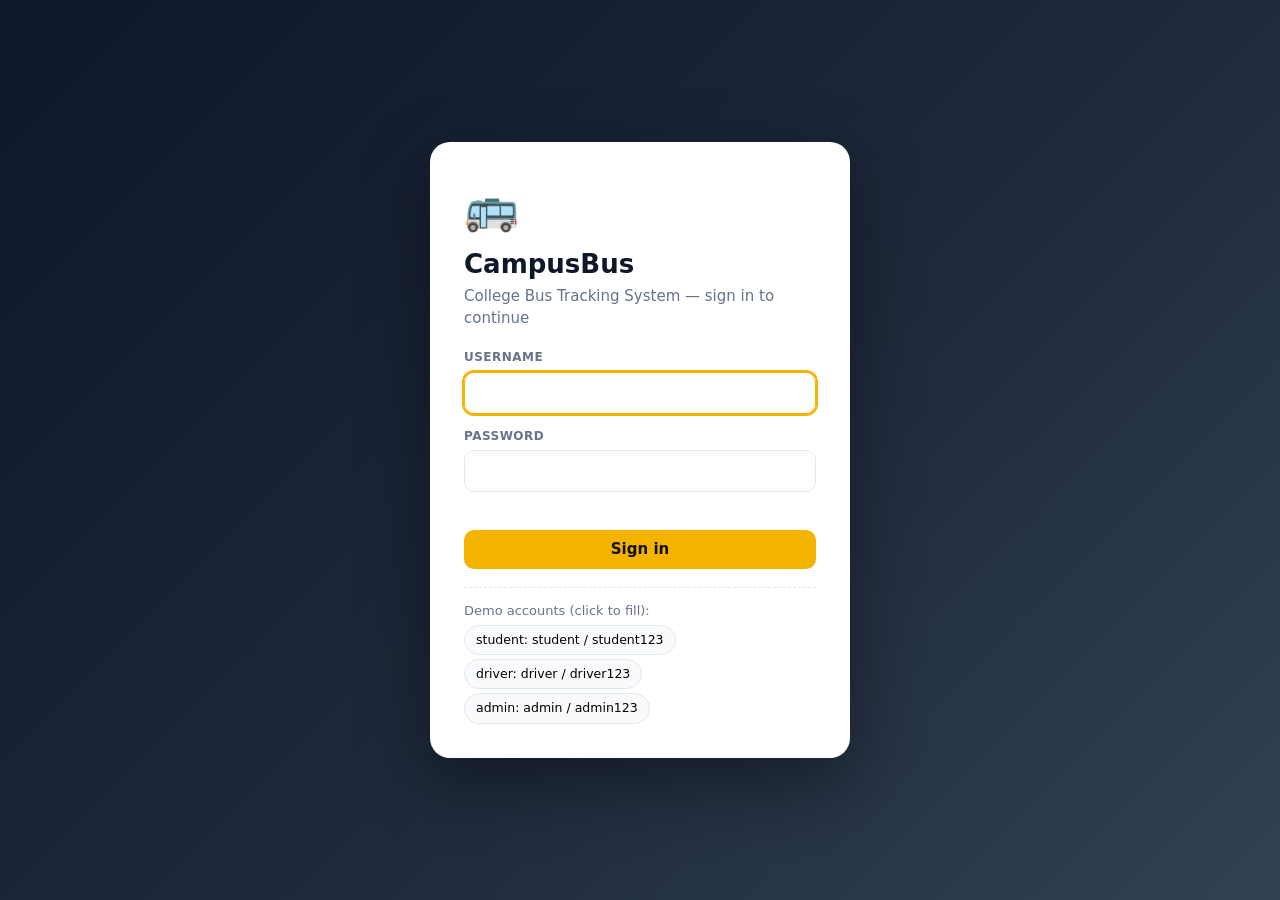
<file: index.html>
<!doctype html>
<html lang="en">
<head>
<meta charset="utf-8"><meta name="viewport" content="width=device-width,initial-scale=1">
<title>CampusBus — Login</title>
<link rel="stylesheet" href="css/style.css">
</head>
<body class="login-body">
  <main class="login-card">
    <div class="logo">🚌</div>
    <h1>CampusBus</h1>
    <p class="muted" style="margin:0 0 20px">College Bus Tracking System — sign in to continue</p>
    <form id="f" autocomplete="off">
      <div class="field"><label for="u">Username</label><input id="u" required autofocus></div>
      <div class="field"><label for="p">Password</label><input id="p" type="password" required></div>
      <div class="err" id="err"></div>
      <button class="btn" style="width:100%">Sign in</button>
    </form>
    <div class="demo">Demo accounts (click to fill):<br>
      <span id="demo"></span>
    </div>
  </main>
<script src="js/config.js"></script>
<script src="js/auth.js"></script>
<script>
  const ex = Auth.user();
  if (ex) location.href = Auth.home(ex.role);
  document.getElementById("demo").innerHTML = APP_CONFIG.users.map(u =>
    `<button type="button" data-u="${u.username}" data-p="${u.password}">${u.role}: ${u.username} / ${u.password}</button>`).join("");
  document.getElementById("demo").onclick = e => {
    const b = e.target.closest("button"); if (!b) return;
    u.value = b.dataset.u; p.value = b.dataset.p;
  };
  f.onsubmit = e => {
    e.preventDefault();
    const user = Auth.login(u.value, p.value);
    if (!user) { err.textContent = "Wrong username or password"; return; }
    location.href = Auth.home(user.role);
  };
</script>
</body></html>
</file>
<file: css/style.css>
:root{
  --navy:#0f172a; --navy2:#1e293b; --yellow:#f5b301; --yellow-d:#d99a00;
  --bg:#f1f5f9; --card:#fff; --text:#0f172a; --muted:#64748b; --line:#e2e8f0;
  --ok:#059669; --warn:#d97706; --err:#dc2626; --radius:14px;
  --shadow:0 1px 2px rgba(15,23,42,.06),0 4px 14px rgba(15,23,42,.06);
}
*{box-sizing:border-box}
html,body{margin:0;height:100%}
body{font-family:Inter,system-ui,-apple-system,"Segoe UI",Roboto,sans-serif;background:var(--bg);color:var(--text);font-size:15px;line-height:1.45}
h1,h2,h3{margin:0}
a{color:inherit}
.hidden{display:none!important}

/* topbar */
.topbar{display:flex;align-items:center;gap:18px;background:var(--navy);color:#fff;padding:10px 20px;position:sticky;top:0;z-index:1000}
.brand{display:flex;align-items:baseline;gap:8px;font-weight:800;font-size:18px}
.brand span{color:var(--yellow)}
.brand small{font-weight:500;color:#94a3b8;font-size:12px}
.topbar nav{display:flex;gap:4px;flex:1}
.topbar nav a{text-decoration:none;color:#cbd5e1;padding:6px 12px;border-radius:8px;font-size:14px}
.topbar nav a.on,.topbar nav a:hover{background:var(--navy2);color:#fff}
.who{display:flex;align-items:center;gap:10px}
.badge{font-size:11px;text-transform:uppercase;letter-spacing:.06em;font-weight:700;padding:3px 9px;border-radius:99px;background:#334155;color:#fff}
.badge.admin{background:#7c3aed}.badge.driver{background:#0891b2}.badge.student{background:#16a34a}
.mode{font-size:12px;color:#94a3b8}.mode.firebase{color:#fbbf24}

/* buttons / inputs */
.btn{font:inherit;font-weight:600;border:0;border-radius:10px;padding:9px 16px;cursor:pointer;background:var(--yellow);color:#111;transition:.15s}
.btn:hover{background:var(--yellow-d)}
.btn.sec{background:#e2e8f0;color:var(--text)}.btn.sec:hover{background:#cbd5e1}
.btn.danger{background:#fee2e2;color:var(--err)}.btn.danger:hover{background:#fecaca}
.btn.ok{background:#d1fae5;color:#047857}.btn.ok:hover{background:#a7f3d0}
.btn.ghost{background:transparent;color:#cbd5e1;border:1px solid #475569}.btn.ghost:hover{background:#334155}
.btn.sm{padding:5px 11px;font-size:13px}
.btn:disabled{opacity:.5;cursor:not-allowed}
input,select,textarea{font:inherit;width:100%;padding:9px 11px;border:1px solid var(--line);border-radius:10px;background:#fff;color:var(--text)}
input:focus,select:focus,textarea:focus{outline:2px solid var(--yellow);border-color:var(--yellow)}
label{display:block;font-size:12px;font-weight:700;color:var(--muted);text-transform:uppercase;letter-spacing:.04em;margin:0 0 5px}
.field{margin-bottom:14px}

/* layout */
.app{display:grid;grid-template-columns:400px 1fr;height:calc(100vh - 53px)}
.side{background:var(--card);border-right:1px solid var(--line);overflow-y:auto;padding:16px}
#map{height:100%;width:100%}
.card{background:var(--card);border-radius:var(--radius);box-shadow:var(--shadow);padding:16px}
.muted{color:var(--muted)}
.row{display:flex;gap:10px;align-items:center}
.grow{flex:1}

/* route list */
.route{display:flex;gap:10px;align-items:center;padding:11px 12px;border:1px solid var(--line);border-radius:12px;margin-bottom:8px;cursor:pointer;transition:.15s;background:#fff}
.route:hover{border-color:#cbd5e1;background:#f8fafc}
.route.sel{border-color:var(--yellow);background:#fffbeb;box-shadow:0 0 0 2px #fde68a}
.swatch{width:10px;height:36px;border-radius:6px;flex:none}
.route .t{font-weight:700}
.route .s{font-size:12.5px;color:var(--muted)}
.live-pill{font-size:11px;font-weight:800;color:var(--ok);background:#d1fae5;padding:2px 8px;border-radius:99px;margin-left:auto;white-space:nowrap}
.live-pill.stale{color:var(--warn);background:#fef3c7}
.off-pill{font-size:11px;color:var(--muted);margin-left:auto}
.chips{display:flex;flex-wrap:wrap;gap:6px;margin-top:6px}
.chip{font-size:13px;padding:4px 10px;border-radius:99px;background:#f1f5f9;border:1px solid var(--line)}
.chip.next{background:var(--navy);color:var(--yellow);border-color:var(--navy);font-weight:700}

/* live panel */
.livebox{border-radius:12px;padding:12px 14px;margin:12px 0;border:1px solid var(--line);background:#f8fafc}
.livebox.ok{background:#ecfdf5;border-color:#a7f3d0}
.livebox.stale{background:#fffbeb;border-color:#fde68a}
.livebox.off{background:#f8fafc}
.livebox .big{font-size:22px;font-weight:800}
.dot{display:inline-block;width:9px;height:9px;border-radius:50%;background:var(--ok);margin-right:6px;animation:pulse 1.4s infinite}
.stale .dot{background:var(--warn);animation:none}
@keyframes pulse{0%{box-shadow:0 0 0 0 rgba(5,150,105,.5)}100%{box-shadow:0 0 0 9px rgba(5,150,105,0)}}

/* stops */
.stops{list-style:none;margin:8px 0 0;padding:0}
.stops li{display:flex;align-items:center;gap:10px;padding:8px 0;position:relative}
.stops li:not(:last-child)::after{content:"";position:absolute;left:11px;top:32px;bottom:-8px;width:2px;background:var(--line)}
.stops .n{width:24px;height:24px;border-radius:50%;background:#e2e8f0;font-size:12px;font-weight:700;display:grid;place-items:center;flex:none;z-index:1}
.stops li.passed{opacity:.5}
.stops li.cur .n{background:var(--yellow)}
.stops .nm{flex:1}.stops .tm{font-size:12.5px;color:var(--muted)}
.stops .eta{font-weight:800;min-width:70px;text-align:right}
.stops .eta.soon{color:var(--ok)}

.bus-icon{font-size:26px;filter:drop-shadow(0 2px 3px rgba(0,0,0,.4));transition:transform .5s}
.bus-icon.stale{opacity:.45}

/* tables */
table{width:100%;border-collapse:collapse}
th{font-size:12px;text-transform:uppercase;letter-spacing:.04em;color:var(--muted);text-align:left;padding:6px 6px}
td{padding:5px 4px;vertical-align:middle}
td input{padding:6px 8px;font-size:14px}

/* tabs */
.tabs{display:flex;gap:6px;margin-bottom:14px;border-bottom:1px solid var(--line)}
.tab{background:none;border:0;font:inherit;font-weight:600;color:var(--muted);padding:9px 14px;cursor:pointer;border-bottom:3px solid transparent}
.tab.on{color:var(--text);border-color:var(--yellow)}

/* status tags */
.tag{font-size:11px;font-weight:800;padding:2px 9px;border-radius:99px;text-transform:uppercase}
.tag.pending{background:#fef3c7;color:#92400e}.tag.approved{background:#d1fae5;color:#065f46}.tag.rejected{background:#fee2e2;color:#991b1b}

/* toasts / dialog */
#toasts{position:fixed;bottom:18px;right:18px;display:flex;flex-direction:column;gap:8px;z-index:3000}
.toast{background:var(--navy);color:#fff;padding:10px 16px;border-radius:10px;box-shadow:var(--shadow);animation:in .2s}
.toast.error{background:var(--err)}.toast.ok{background:var(--ok)}
@keyframes in{from{transform:translateY(8px);opacity:0}}
dialog{border:0;border-radius:16px;padding:22px;width:min(440px,92vw);box-shadow:0 20px 60px rgba(0,0,0,.3)}
dialog::backdrop{background:rgba(15,23,42,.55)}

/* login */
.login-body{background:linear-gradient(135deg,#0f172a 0%,#1e293b 55%,#334155 100%);display:grid;place-items:center;min-height:100vh;padding:16px}
.login-card{background:#fff;border-radius:20px;padding:34px;width:min(420px,100%);box-shadow:0 25px 70px rgba(0,0,0,.4)}
.login-card .logo{font-size:44px}
.login-card h1{font-size:26px;margin:6px 0 2px}
.demo{margin-top:18px;border-top:1px dashed var(--line);padding-top:14px;font-size:13px;color:var(--muted)}
.demo button{font:inherit;font-size:12.5px;margin:4px 4px 0 0;padding:5px 11px;border-radius:99px;border:1px solid var(--line);background:#f8fafc;cursor:pointer}
.demo button:hover{background:#fef3c7;border-color:var(--yellow)}
.err{color:var(--err);font-size:13px;min-height:18px;margin:6px 0}

/* driver / admin pages */
.page{max-width:1200px;margin:0 auto;padding:20px}
.grid2{display:grid;grid-template-columns:380px 1fr;gap:18px}
.stat{display:flex;gap:18px;flex-wrap:wrap;margin:10px 0}
.stat div{background:#f8fafc;border:1px solid var(--line);border-radius:10px;padding:8px 14px}
.stat b{display:block;font-size:18px}
.stat span{font-size:11px;color:var(--muted);text-transform:uppercase;letter-spacing:.05em}

@media(max-width:860px){
  .app{grid-template-columns:1fr;grid-template-rows:auto 46vh;height:auto}
  .side{max-height:none;border-right:0}
  #map{height:46vh}
  .grid2{grid-template-columns:1fr}
  .topbar{flex-wrap:wrap;gap:8px}.topbar nav{order:3;width:100%}
  .brand small{display:none}
}
</file>
